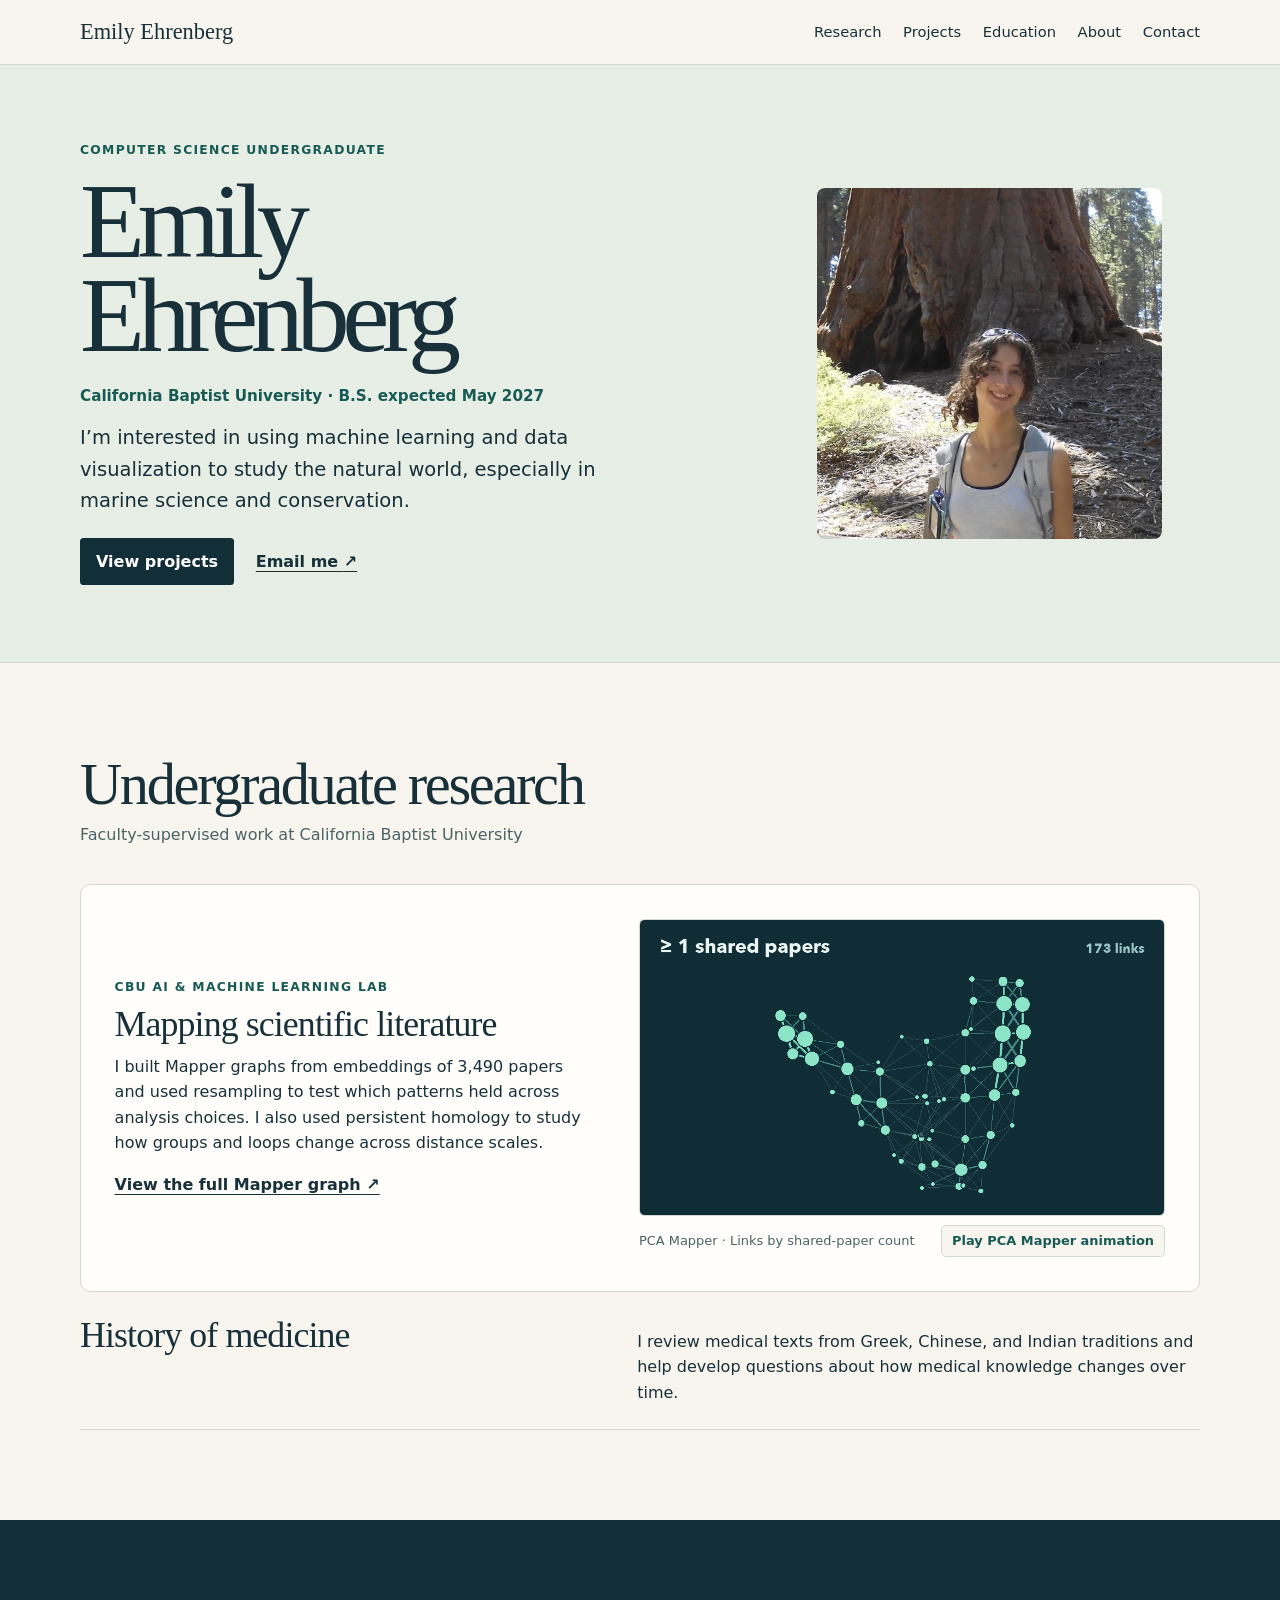
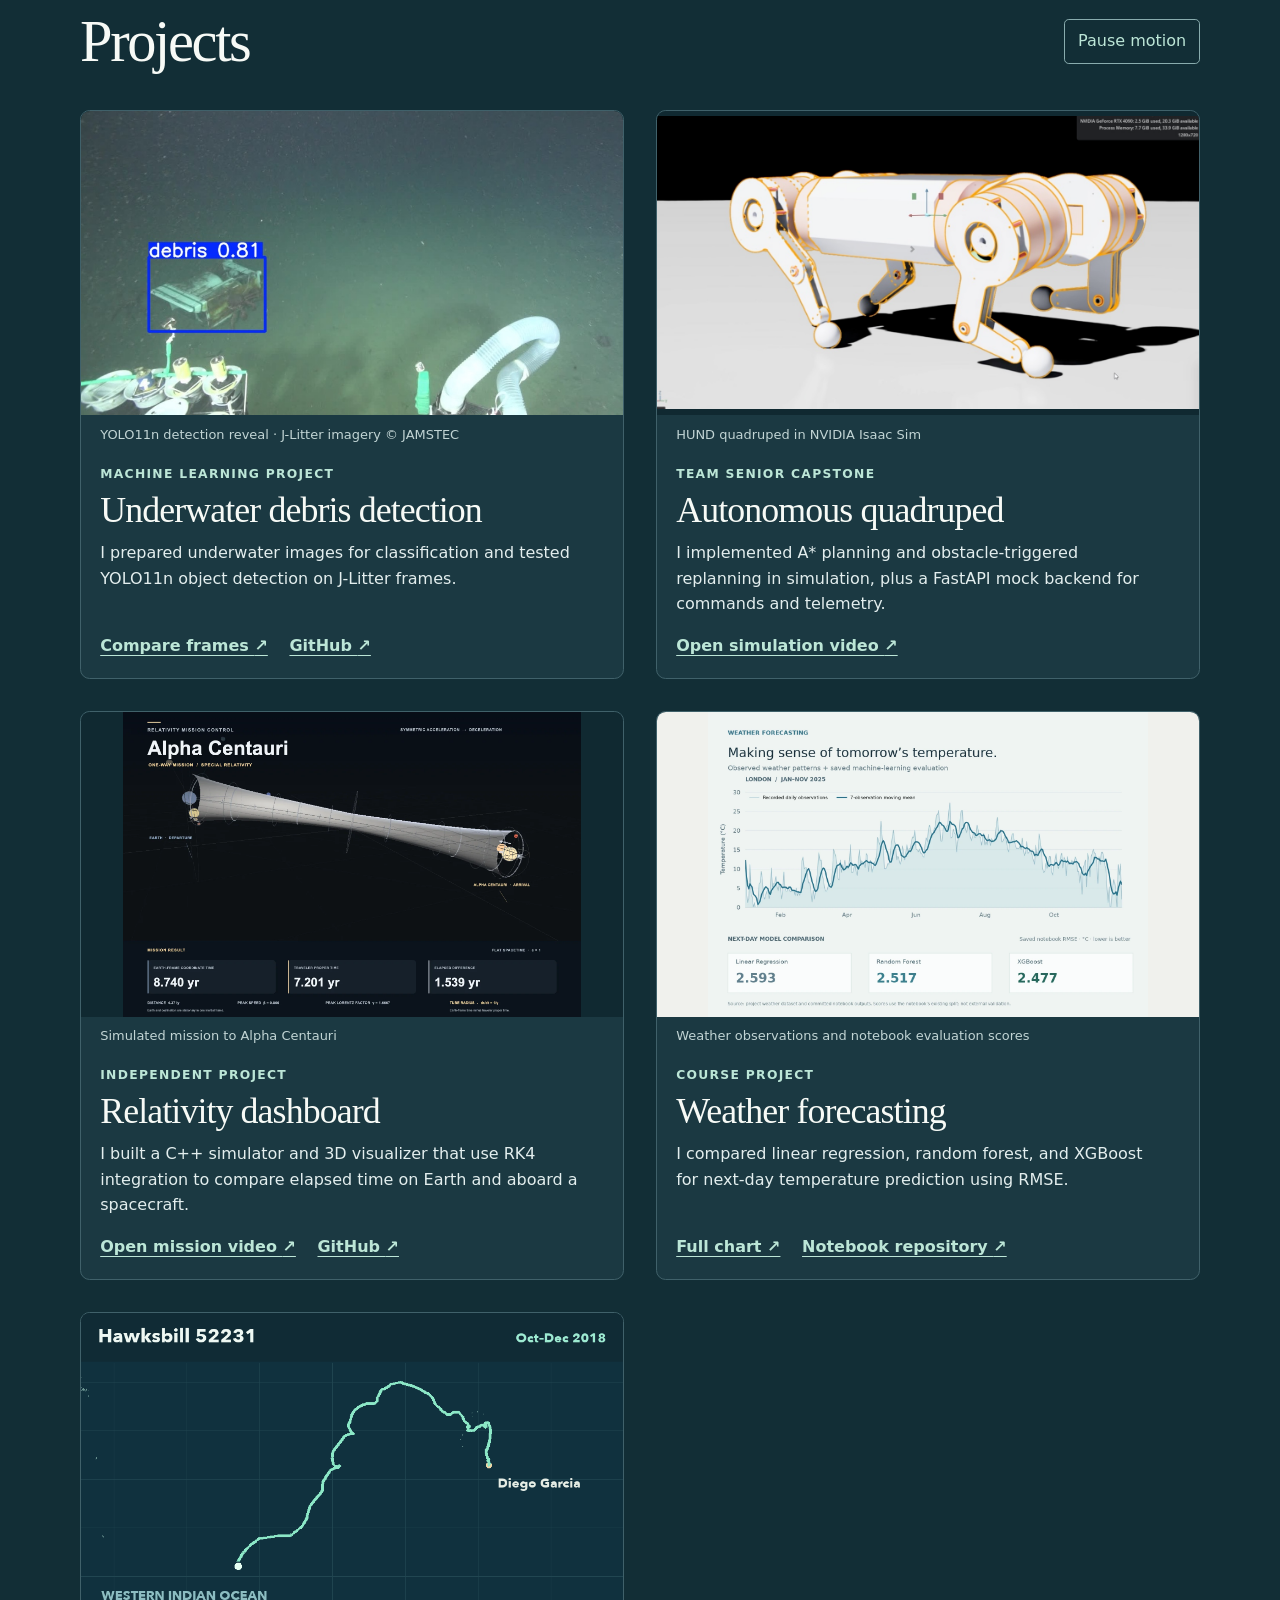
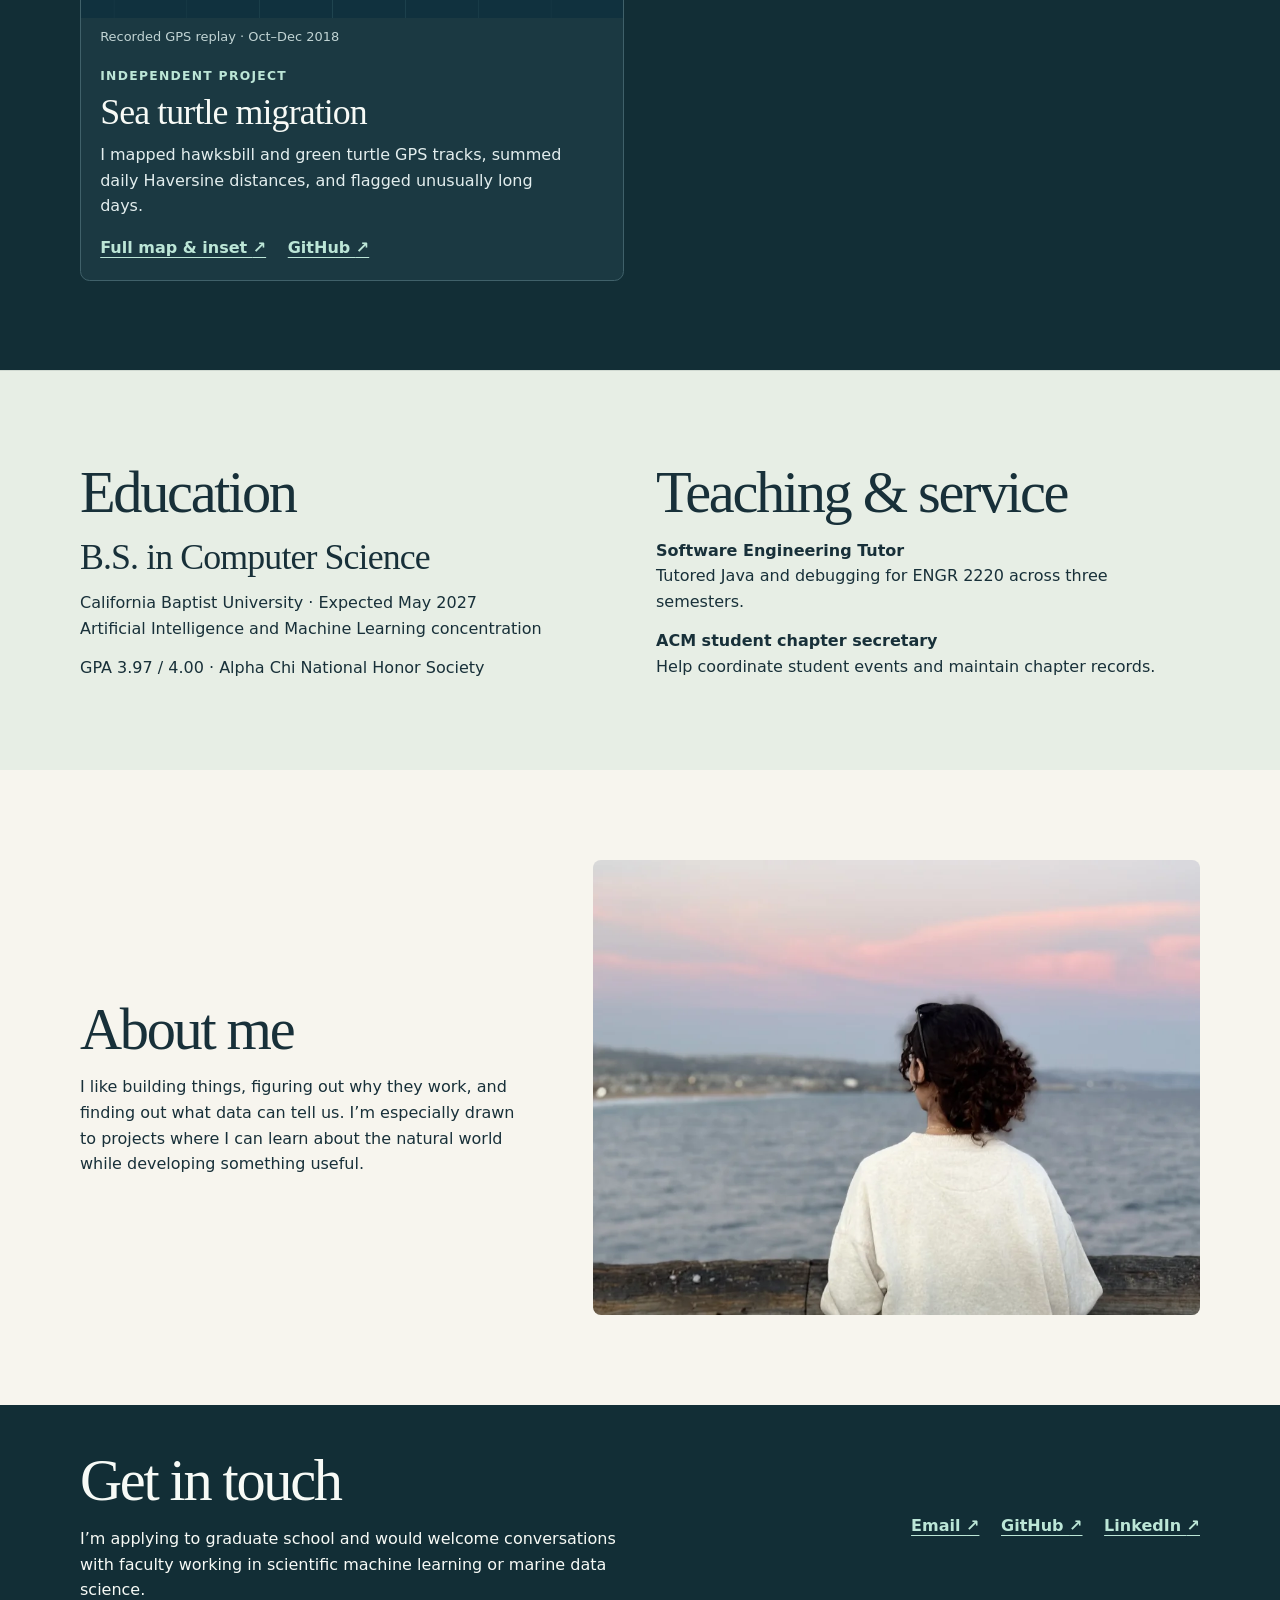
<file: index.html>
<!doctype html>
<html lang="en">
<head>
  <meta charset="utf-8">
  <meta name="viewport" content="width=device-width, initial-scale=1">
  <meta name="description" content="Emily Ehrenberg, computer science undergraduate at California Baptist University. Undergraduate research and selected projects in machine learning, marine data, and scientific computing.">
  <meta name="theme-color" content="#122e36">
  <title>Emily Ehrenberg | Undergraduate Research &amp; Projects</title>
  <link rel="stylesheet" href="styles.css">
  <script src="previews.js" defer></script>
</head>
<body>
  <a class="skip" href="#main">Skip to content</a>
  <header class="masthead">
    <div class="wrap nav">
      <a class="brand" href="#top">Emily Ehrenberg</a>
      <nav aria-label="Main navigation">
        <a href="#research">Research</a>
        <a href="#projects">Projects</a>
        <a href="#education">Education</a>
        <a href="#about">About</a>
        <a href="#contact">Contact</a>
      </nav>
    </div>
  </header>
  <main id="main">
    <section id="top" class="hero" aria-labelledby="name">
      <div class="wrap hero-grid">
        <div>
          <p class="label">Computer science undergraduate</p>
          <h1 id="name">Emily<br>Ehrenberg</h1>
          <p class="affiliation">California Baptist University · B.S. expected May 2027</p>
          <p class="intro">I’m interested in using machine learning and data visualization to study the natural world, especially in marine science and conservation.</p>
          <div class="actions">
            <a class="button" href="#projects">View projects</a>
            <a href="mailto:Emily.ehrenberg@outlook.com">Email me <span aria-hidden="true">↗</span></a>
          </div>
        </div>
        <img class="portrait" src="assets/profile-tree.webp" width="552" height="561" alt="Emily Ehrenberg standing in front of a redwood" fetchpriority="high">
      </div>
    </section>

    <section id="research" class="section wrap" aria-labelledby="research-title">
      <div class="section-head">
        <h2 id="research-title">Undergraduate research</h2>
        <p>Faculty-supervised work at California Baptist University</p>
      </div>
      <article class="lab">
        <div class="lab-copy">
          <p class="label">CBU AI &amp; Machine Learning Lab</p>
          <h3>Mapping scientific literature</h3>
          <p>I built Mapper graphs from embeddings of 3,490 papers and used resampling to test which patterns held across analysis choices. I also used persistent homology to study how groups and loops change across distance scales.</p>
          <a href="mapper.png">View the full Mapper graph <span aria-hidden="true">↗</span></a>
        </div>
        <figure class="tda-visual">
          <a class="mapper-preview" href="mapper.png" aria-label="Open the full-size Mapper graph">
            <img src="assets/mapper-overlap.png" width="960" height="540" alt="PCA Mapper graph. Links are filtered by the number of papers shared between clusters, from 173 links at one shared paper to 16 at eighty." loading="lazy">
            <video class="mapper-animation" src="assets/mapper-overlap.mp4" muted playsinline loop preload="none" aria-hidden="true"></video>
          </a>
          <figcaption>
            <span>PCA Mapper · Links by shared-paper count</span>
            <button class="tda-toggle" type="button" hidden>Play PCA Mapper animation</button>
          </figcaption>
        </figure>
      </article>
      <article class="brief">
        <h3>History of medicine</h3>
        <p>I review medical texts from Greek, Chinese, and Indian traditions and help develop questions about how medical knowledge changes over time.</p>
      </article>
    </section>

    <section id="projects" class="section projects" aria-labelledby="projects-title">
      <div class="wrap">
        <div class="section-head projects-head">
          <h2 id="projects-title">Projects</h2>
          <button class="motion-toggle" type="button" hidden>Pause motion</button>
        </div>
        <div class="project-grid">
          <article class="project-card">
            <figure>
              <a class="project-media detection-preview" data-motion href="assets/marine-debris-detection.png" aria-label="Compare the original and annotated underwater frames">
                <img src="assets/debris-detection-closeup.jpg" width="920" height="518" alt="A YOLO11n bounding box marks suspected debris in an underwater frame" loading="lazy">
                <img class="original-frame" src="assets/debris-original-closeup.jpg" width="920" height="518" alt="" loading="lazy">
              </a>
              <figcaption>YOLO11n detection reveal · J-Litter imagery © JAMSTEC</figcaption>
            </figure>
            <div class="card-copy">
              <p class="label">Machine learning project</p>
              <h3>Underwater debris detection</h3>
              <p>I prepared underwater images for classification and tested YOLO11n object detection on J-Litter frames.</p>
              <div class="links">
                <a href="assets/marine-debris-detection.png">Compare frames <span aria-hidden="true">↗</span></a>
                <a href="https://github.com/emily-kathryn/marine-debris-robustness" aria-label="Underwater debris detection on GitHub">GitHub <span aria-hidden="true">↗</span></a>
              </div>
            </div>
          </article>
          <article class="project-card">
            <figure>
              <video class="project-media" data-motion data-src="assets/quadruped-demo-optimized.mp4" muted loop playsinline preload="none" poster="assets/quadruped-poster.jpg" aria-label="HUND quadruped moving in NVIDIA Isaac Sim"></video>
              <figcaption>HUND quadruped in NVIDIA Isaac Sim</figcaption>
            </figure>
            <div class="card-copy">
              <p class="label">Team senior capstone</p>
              <h3>Autonomous quadruped</h3>
              <p>I implemented A* planning and obstacle-triggered replanning in simulation, plus a FastAPI mock backend for commands and telemetry.</p>
              <div class="links"><a href="assets/quadruped-demo-optimized.mp4">Open simulation video <span aria-hidden="true">↗</span></a></div>
            </div>
          </article>
          <article class="project-card">
            <figure>
              <video class="project-media" data-motion data-src="relativity-demo.mp4" muted loop playsinline preload="none" poster="relativity-mission-card.webp" aria-label="Relativity dashboard showing a spacecraft mission and two clocks"></video>
              <figcaption>Simulated mission to Alpha Centauri</figcaption>
            </figure>
            <div class="card-copy">
              <p class="label">Independent project</p>
              <h3>Relativity dashboard</h3>
              <p>I built a C++ simulator and 3D visualizer that use RK4 integration to compare elapsed time on Earth and aboard a spacecraft.</p>
              <div class="links">
                <a href="relativity-demo.mp4">Open mission video <span aria-hidden="true">↗</span></a>
                <a href="https://github.com/emily-kathryn/relativity-dashboard" aria-label="Relativity dashboard on GitHub">GitHub <span aria-hidden="true">↗</span></a>
              </div>
            </div>
          </article>
          <article class="project-card">
            <figure>
              <a class="project-media forecast-media" href="assets/weather-preview.webp" aria-label="Open the full weather forecasting chart">
                <img src="assets/weather-preview.webp" width="1440" height="1000" alt="Observed London temperatures and next-day temperature model errors from the project notebook" loading="lazy">
              </a>
              <figcaption>Weather observations and notebook evaluation scores</figcaption>
            </figure>
            <div class="card-copy">
              <p class="label">Course project</p>
              <h3>Weather forecasting</h3>
              <p>I compared linear regression, random forest, and XGBoost for next-day temperature prediction using RMSE.</p>
              <div class="links">
                <a href="assets/weather-preview.webp">Full chart <span aria-hidden="true">↗</span></a>
                <a href="https://github.com/emily-kathryn/weather-prediction-project">Notebook repository <span aria-hidden="true">↗</span></a>
              </div>
            </div>
          </article>
          <article class="project-card">
            <figure>
              <a class="project-media" data-motion href="assets/marine-migration.svg" aria-label="Open the full sea turtle map and Diego Garcia inset">
                <img src="assets/hawksbill-track.png" data-animation="assets/hawksbill-track.gif" width="960" height="540" alt="Recorded GPS route of hawksbill turtle 52231 from Diego Garcia across the western Indian Ocean in late 2018" loading="lazy">
              </a>
              <figcaption>Recorded GPS replay · Oct–Dec 2018</figcaption>
            </figure>
            <div class="card-copy">
              <p class="label">Independent project</p>
              <h3>Sea turtle migration</h3>
              <p>I mapped hawksbill and green turtle GPS tracks, summed daily Haversine distances, and flagged unusually long days.</p>
              <div class="links">
                <a href="assets/marine-migration.svg">Full map &amp; inset <span aria-hidden="true">↗</span></a>
                <a href="https://github.com/emily-kathryn/marine-migration-visualizer" aria-label="Sea turtle migration on GitHub">GitHub <span aria-hidden="true">↗</span></a>
              </div>
            </div>
          </article>
        </div>
      </div>
    </section>

    <section id="education" class="section background" aria-labelledby="education-title">
      <div class="wrap background-grid">
        <div>
          <h2 id="education-title">Education</h2>
          <h3>B.S. in Computer Science</h3>
          <p>California Baptist University · Expected May 2027<br>Artificial Intelligence and Machine Learning concentration</p>
          <p>GPA 3.97 / 4.00 · Alpha Chi National Honor Society</p>
        </div>
        <div id="experience">
          <h2>Teaching &amp; service</h2>
          <p><strong>Software Engineering Tutor</strong><br>Tutored Java and debugging for ENGR 2220 across three semesters.</p>
          <p><strong>ACM student chapter secretary</strong><br>Help coordinate student events and maintain chapter records.</p>
        </div>
      </div>
    </section>
    <section id="about" class="section wrap about-grid" aria-labelledby="about-title">
      <div>
        <h2 id="about-title">About me</h2>
        <p>I like building things, figuring out why they work, and finding out what data can tell us. I’m especially drawn to projects where I can learn about the natural world while developing something useful.</p>
      </div>
      <img class="about-photo" src="assets/ocean-sunset.webp" width="1000" height="750" alt="Emily looking out over the ocean beneath a pink sunset sky" loading="lazy">
    </section>
  </main>
  <footer id="contact">
    <div class="wrap footer-grid">
      <div>
        <h2>Get in touch</h2>
        <p>I’m applying to graduate school and would welcome conversations with faculty working in scientific machine learning or marine data science.</p>
      </div>
      <div class="links">
        <a href="mailto:Emily.ehrenberg@outlook.com">Email <span aria-hidden="true">↗</span></a>
        <a href="https://github.com/emily-kathryn">GitHub <span aria-hidden="true">↗</span></a>
        <a href="https://www.linkedin.com/in/emily-ehrenberg/">LinkedIn <span aria-hidden="true">↗</span></a>
      </div>
    </div>
  </footer>
</body>
</html>
</file>
<file: styles.css>
:root {
  color-scheme: light;
  --ink: #183039;
  --paper: #f7f5ee;
  --muted: #4b6367;
  --line: #d0d9d1;
  --teal: #185a54;
  --deep: #122e36;
  --mint: #bce6d7;
  --display: Georgia, "Times New Roman", serif;
  font-family: system-ui, sans-serif;
  color: var(--ink);
  background: var(--paper);
}
*, *::before, *::after { box-sizing: border-box; }
body { margin: 0; line-height: 1.6; }
img { display: block; max-width: 100%; height: auto; }
h1, h2, h3, p, figure { margin: 0; }
h1, h2, h3 { font-family: var(--display); font-weight: 400; line-height: 1.08; }
h2 { font-size: clamp(2.15rem, 4.8vw, 3.65rem); letter-spacing: -.04em; }
h3 { font-size: clamp(1.5rem, 2.8vw, 2.25rem); letter-spacing: -.025em; }
a { color: inherit; text-underline-offset: .22em; }
a:hover { text-decoration-thickness: .14em; }
a:focus-visible { outline: 3px solid #b15d2d; outline-offset: 5px; }
.wrap { width: min(1120px, calc(100% - 3rem)); margin-inline: auto; }
.skip { position: absolute; left: 1rem; top: 1rem; transform: translateY(-200%); z-index: 2; background: white; padding: .5rem 1rem; }
.skip:focus { transform: none; }
.masthead { border-bottom: 1px solid var(--line); }
.nav, nav, .actions, .links { display: flex; align-items: center; flex-wrap: wrap; gap: .7rem 1.35rem; }
.nav { justify-content: space-between; padding-block: .9rem; }
.brand { font: 1.4rem var(--display); text-decoration: none; }
nav a { display: inline-block; padding-block: .35rem; font-size: .92rem; text-decoration: none; }
nav a:hover { text-decoration: underline; }
.hero { background: #e7eee5; border-bottom: 1px solid var(--line); }
.hero-grid { display: grid; grid-template-columns: 1.45fr 1fr; gap: clamp(2rem, 7vw, 6rem); align-items: center; padding-block: clamp(2.75rem, 6vw, 5.5rem); }
.label { color: var(--teal); font-size: .77rem; font-weight: 720; letter-spacing: .105em; text-transform: uppercase; }
h1 { font-size: clamp(3.4rem, 8.3vw, 7.75rem); line-height: .89; letter-spacing: -.07em; margin-block: .8rem 1.3rem; }
.affiliation { color: var(--teal); font-size: .95rem; font-weight: 650; }
.intro { max-width: 43ch; margin-block: .9rem 1.4rem; font-size: clamp(1.02rem, 1.8vw, 1.22rem); }
.actions, .links { font-weight: 640; }
.button { background: var(--deep); color: white; padding: .66rem 1rem; border-radius: .22rem; text-decoration: none; }
.button:hover { background: var(--teal); }
.portrait { width: min(100%, 345px); justify-self: center; border-radius: .5rem; }
.section { padding-block: clamp(3.4rem, 7vw, 6rem); }
.section-head { margin-bottom: clamp(1.35rem, 3vw, 2.3rem); }
.section-head p { margin-top: .4rem; color: var(--muted); }
.section-head .label { margin: 0 0 .55rem; }
.lab { display: grid; grid-template-columns: .95fr 1.05fr; gap: clamp(1.2rem, 4vw, 3rem); align-items: center; border: 1px solid var(--line); background: #fffefa; padding: clamp(1.2rem, 3vw, 2.1rem); border-radius: .65rem; }
.lab-copy h3, .card-copy h3 { margin-block: .4rem .65rem; }
.lab-copy a { display: inline-block; margin-top: 1rem; font-weight: 650; }
.lab img { width: 100%; border: 1px solid var(--line); border-radius: .25rem; }
figcaption { color: var(--muted); font-size: .81rem; margin-top: .55rem; }
.brief { display: grid; grid-template-columns: .95fr 1.05fr; gap: clamp(1rem, 4vw, 3rem); align-items: baseline; border-bottom: 1px solid var(--line); padding: 1.5rem 0; }
.projects, footer { background: var(--deep); color: #f7faf6; }
.projects .label { color: var(--mint); }
.project-grid { display: grid; grid-template-columns: repeat(2, minmax(0, 1fr)); gap: clamp(1.2rem, 3vw, 2rem); }
.project-card { display: flex; flex-direction: column; background: #1b3942; border: 1px solid #40616a; border-radius: .6rem; }
.projects-head { display: flex; align-items: center; justify-content: space-between; flex-wrap: wrap; gap: .8rem 1rem; }
.motion-toggle { border: 1px solid #89acae; border-radius: .3rem; background: transparent; color: var(--mint); padding: .55rem .8rem; font: inherit; cursor: pointer; }
.motion-toggle:hover { background: #294954; }
.project-media { display: block; width: 100%; aspect-ratio: 16 / 9; background: #102931; border-radius: .55rem .55rem 0 0; object-fit: contain; }
.project-media img { display: block; width: 100%; height: 100%; object-fit: contain; border-radius: inherit; }
.forecast-media { background: #f0f1ed; }
.detection-preview { position: relative; }
.detection-preview .original-frame { position: absolute; inset: 0; clip-path: inset(0 0 0 100%); }
.detection-preview.is-moving .original-frame { animation: reveal-detection 6s ease-in-out infinite; }
@keyframes reveal-detection {
  0%, 22% { clip-path: inset(0 0 0 0); }
  46%, 78% { clip-path: inset(0 0 0 100%); }
  100% { clip-path: inset(0 0 0 0); }
}
.project-card figcaption { color: #c1d4d4; margin: .6rem 1.2rem 0; }
.card-copy { display: flex; flex: 1; flex-direction: column; align-items: start; padding: 1.2rem; }
.card-copy > p:not(.label) { color: #e3eeee; max-width: 47ch; padding-bottom: 1rem; }
.card-copy .links { margin-top: auto; color: var(--mint); }
.background { background: #e7eee5; border-top: 1px solid var(--line); }
.background-grid, .footer-grid { display: grid; grid-template-columns: 1fr 1fr; gap: 2rem; }
.background h3, .background p, footer p { margin-top: .85rem; }
.about-grid { display: grid; grid-template-columns: .85fr 1.15fr; align-items: center; gap: clamp(1.5rem, 5vw, 4rem); }
.about-grid p { max-width: 44ch; margin-top: .85rem; }
.about-photo { width: 100%; border-radius: .5rem; }
footer { padding-block: 2.8rem; }
footer .links { justify-self: end; color: var(--mint); }
@media (max-width: 720px) {
  .hero-grid { grid-template-columns: 1fr .55fr; gap: 1.25rem; }
  .lab, .brief, .project-grid, .background-grid, .footer-grid, .about-grid { grid-template-columns: 1fr; }
  footer .links { justify-self: start; }
}
@media (max-width: 500px) {
  .wrap { width: calc(100% - 2rem); }
  .nav { gap: .35rem 1rem; }
  nav { gap: .2rem .9rem; }
  .hero-grid { grid-template-columns: 1fr; }
  .portrait { width: min(68%, 230px); margin-top: .5rem; justify-self: start; }
  h1 { font-size: clamp(3.25rem, 15vw, 4.6rem); }
}

.tda-visual figcaption { display: flex; align-items: center; justify-content: space-between; flex-wrap: wrap; gap: .4rem 1rem; }
.tda-toggle { color: var(--teal); border: 1px solid var(--line); border-radius: .3rem; background: var(--paper); padding: .3rem .65rem; font: inherit; font-weight: 650; cursor: pointer; }
.tda-toggle:hover { border-color: var(--teal); }
.tda-toggle:focus-visible { outline: 3px solid #b15d2d; outline-offset: 3px; }

.mapper-preview { position: relative; display: block; overflow: hidden; border: 1px solid var(--line); border-radius: .35rem; background: #f5f5f0; }
.mapper-preview img { border: 0; border-radius: 0; }

.mapper-animation { position: absolute; inset: 0; width: 100%; height: 100%; visibility: hidden; }
.mapper-animation.is-visible { visibility: visible; }
</file>
